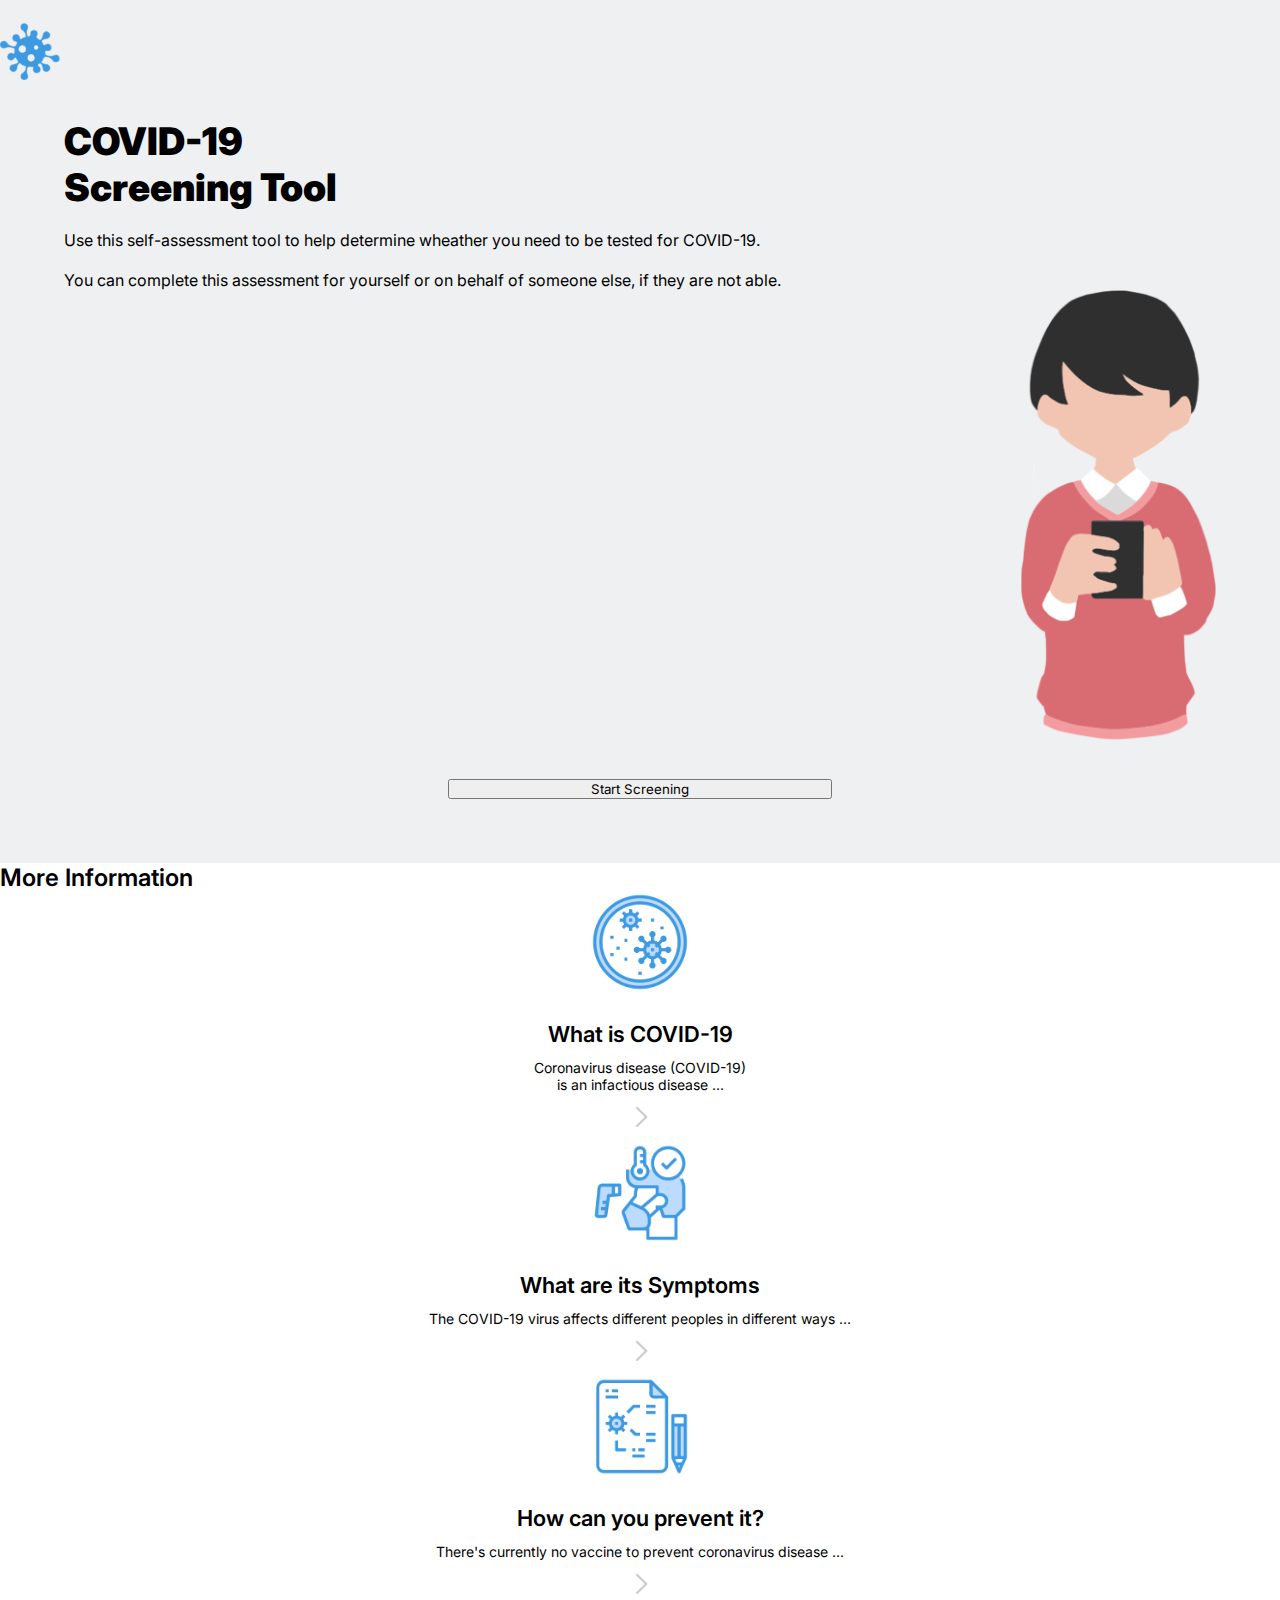
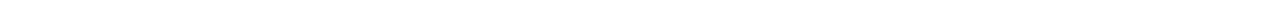
<file: index.html>
<!DOCTYPE html>
<html lang="en">

<head>
    <meta charset="UTF-8">
    <meta name="viewport" content="width=device-width, initial-scale=1.0">
    <title>Third Project | Using Bootstrap</title>
    <link rel="shortcut icon" href="./images/logo.png" type="image/x-icon">
    <link rel="stylesheet" href="style.css">
    <link href="https://cdn.jsdelivr.net/npm/bootstrap@5.3.0/dist/css/bootstrap.min.css" rel="stylesheet"
        integrity="sha384-9ndCyUaIbzAi2FUVXJi0CjmCapSmO7SnpJef0486qhLnuZ2cdeRhO02iuK6FUUVM" crossorigin="anonymous">
</head>

<body>
    <!--  -->

    <header>
        <div class="container">
            <div class="NavBar">
                <div class="logo-virus">
                    <img src="./images/logo.png" alt="">
                </div>
            </div>
            <div class="header-content">
                <div class="row justify-content-evenly">
                    <div class="col-md-4 col-5">
                        <div class="head-data">
                            <h1>COVID-19<br>Screening Tool</h1>
                            <p>Use this self-assessment tool to help determine wheather you need to be tested for
                                COVID-19.</p>
                            <p>You can complete this assessment for yourself or on behalf of someone else, if they are
                                not able.</p>
                        </div>
                    </div>
                    <div class="col-6">
                        <div class="img-screen">
                            <img src="./images/covid19screen.png" alt="">
                        </div>
                    </div>
                </div>
            </div>
            <div class="head-btn">
                <button class="btn btn-primary" type="submit">Start Screening</button>
            </div>
        </div>
    </header>

    <main>
        <div class="container">
            <div class="main-data">
                <h2 class="text-center py-5 main-head">More Information</h2>
                <div class="row justify-content-evenly">
                    <div class="col-md-3 content-small">
                        <img class="main-img" src="./images/virus.png" alt="">
                        <div class="content-main">
                            <h3 class="">What is COVID-19</h3>
                            <p>Coronavirus disease (COVID-19)<br>is an infactious disease ...</p><a href="./pages/Covid-19.html"><img
                                        src="./images/icon-arrow.png" alt="Arrow"></a>
                        </div>
                    </div>
                    <div class="col-md-3 content-small">
                        <img class="main-img" src="./images/symptoms.png" alt="">
                        <div class="content-main">
                            <h3>What are its Symptoms</h3>
                            <p>The COVID-19 virus affects different peoples in different ways ...</p><a href="./pages/Sysmptoms.html"><img
                                        src="./images/icon-arrow.png" alt="Arrow"></a>
                        </div>
                    </div>
                    <div class="col-md-3 content-small">
                        <img class="main-img" src="./images/prevent.png" alt="">
                        <div class="content-main">
                            <h3>How can you prevent it?</h3>
                            <p>There's currently no vaccine to prevent coronavirus disease ...</p><a href="./pages/Prevent.html"><img
                                        src="./images/icon-arrow.png" alt="Arrow"></a>
                        </div>
                    </div>
                </div>
            </div>
        </div>
    </main>

    <script src="https://cdn.jsdelivr.net/npm/bootstrap@5.3.0/dist/js/bootstrap.bundle.min.js"
        integrity="sha384-geWF76RCwLtnZ8qwWowPQNguL3RmwHVBC9FhGdlKrxdiJJigb/j/68SIy3Te4Bkz"
        crossorigin="anonymous"></script>

</body>

</html>
</file>
<file: style.css>
@import url('https://fonts.googleapis.com/css2?family=Inter&display=swap');

* {
    padding: 0;
    margin: 0;
    box-sizing: border-box;
    font-family: 'Inter', sans-serif;
}

body {
    overflow-x: hidden;
}

header {
    width: 100%;
    height: auto;
    background-color: #EFF0F1;
}

.NavBar {
    width: 100%;
    height: 80px;
    background-color: #EFF0F1;
    display: flex;
}

.logo-virus {
    display: flex;
    align-items: flex-end;
}

.logo-virus img {
    width: 60px;
}

.header-content {
    padding: 3% 5%;
}

.img-screen {
    width: 100%;
    display: flex;
    align-items: center;
    justify-content: flex-end;
}

.img-screen img {
    height: 50vh;
}

.head-data h1 {
    font-weight: 900;
    font-size: 38px;
}

.head-data p {
    font-size: 16px;
    margin-top: 20px;
}

.head-btn {
    padding-bottom: 5%;
}

.head-btn button {
    width: 30%;
    display: block;
    margin: auto;
}

/* Main section */

.main-head {
    font-weight: 600;
}

.main-img {
    width: 100px;
    margin-bottom: 13px;
}

.content-small{
    text-align: center;
}

.content-small p {
    font-size: 14px;
    margin-top: 12px;
}

.content-small h3 {
    font-size: 22px;
    margin-top: 12px;
    font-weight: 600;
}

@media (max-width: 770px) {
    .head-data h1 {
        font-size: 26px;
    }

    .head-data p {
        font-size: 12px;
    }

    .img-screen img {
        height: 40vh;
        margin-top: 30%;
    }
    .head-btn button {
        font-size: 10px;
    }
}

@media (max-width: 700px) {
    .content-small {
        display: flex;
        text-align:start;
        margin-bottom: 5%;
        margin-left: 16px;
        border-top: 1px solid #ccc;
        padding-top: 12px;
    }
    .content-main {
        display: flex;
        flex-direction: column;
    }
    .content-main a {
        display: block;
        margin-left: 87%;
        margin-top: -80px;
    }
    .content-small p {
        font-size: 14px;
        margin-top: 0;
        padding-right: 33px;
    }
    .main-img {
        width: 70px;
        margin-bottom: 13px;
        margin-right: 20px;
    }
    .content-small h3 {
        font-size: 18px;
        font-weight: 800;
    }
    .content-small p {
        font-size: 12px;
    }
}

/* Second Page (Covid-19) */

.covid-virus {
    margin-bottom: -18px;
}

.newNav {
    display: flex;
    justify-content: space-between;
    height: 50px;
}

.newNav .close {
    display: flex;
    align-items: center;
}

.covid-data {
    text-align: justify;
}

.covid-data h1 {
    font-weight: 800;
}

.covid-data h3 {
    font-weight: 800;
}

.covid-data p {
    font-size: 15px;
    letter-spacing: 1px;
}

/* Symptoms page */

.symp-data h1 {
    font-weight: 800;
}

.symp-btn {
    display: flex;
    align-items: center;
    justify-content: center;
    flex-direction: column;
}

.symp-btn button {
    margin-top: 12px;
    width: 40%;
}

/* Prevent Page */

.prevent-data h1 {
    font-weight: 800;
}

.prevent-data ol li{
    font-size: 18px;
    line-height: 30px;
}
</file>
